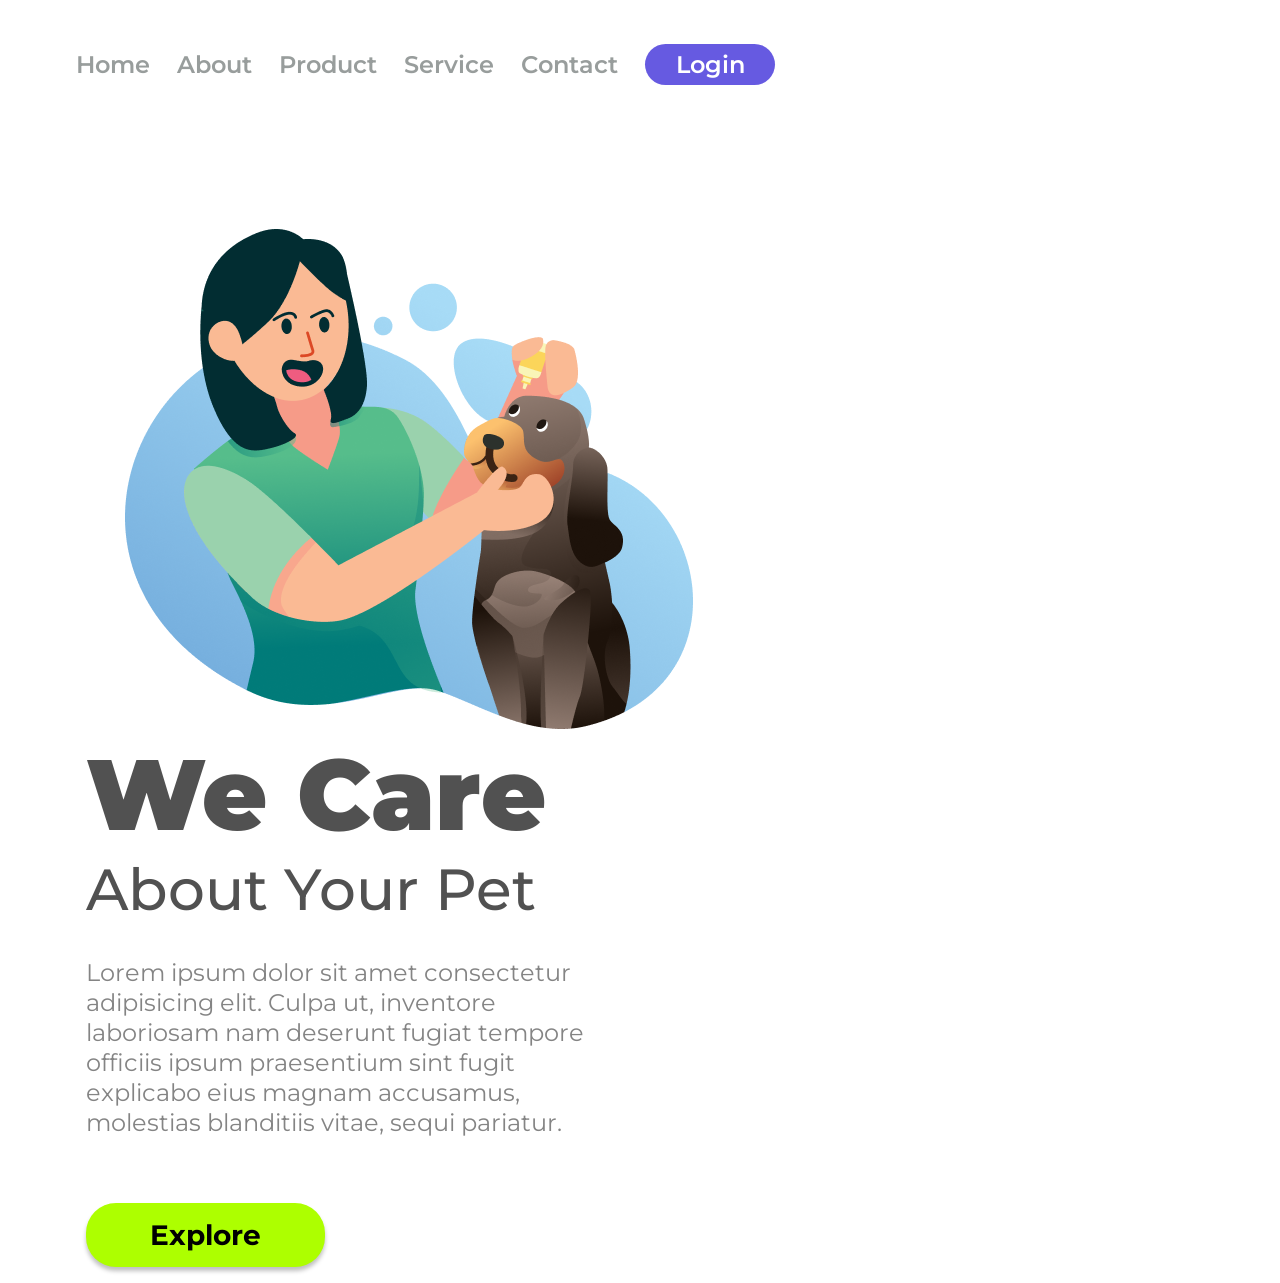
<file: index.html>
<!DOCTYPE html>
<html lang="pt-br">
<head>
    <meta charset="UTF-8">
    <meta name="viewport" content="width=device-width, initial-scale=1.0">
    <link rel="stylesheet" href="./style.css">
    <link rel="preconnect" href="https://fonts.googleapis.com">
    <link rel="preconnect" href="https://fonts.gstatic.com" crossorigin>
    <link href="https://fonts.googleapis.com/css2?family=Montserrat:wght@400;500;600;700;900&display=swap" rel="stylesheet">
    <title>We care</title>
</head>
<body>
    <header>
        <a class="link-header" href="#">Home</a>
        <a class="link-header" href="#">About</a>
        <a class="link-header" href="#">Product</a>
        <a class="link-header" href="#">Service</a>
        <a class="link-header" href="#">Contact</a>
        <button class="button-header">Login</button>
    </header>

    <main>
        <img src="./assets/images/WeCare.png" alt="we-care-logo" class="img-logo">

        <section>
            <h1>We Care</h1>
            <h2>About Your Pet</h2>
            <p>Lorem ipsum dolor sit amet consectetur adipisicing elit. Culpa ut, inventore laboriosam nam deserunt fugiat tempore officiis ipsum praesentium sint fugit explicabo eius magnam accusamus, molestias blanditiis vitae, sequi pariatur.</p>
            <button class="button-section">Explore</button>
        </section>
    </main>
</body>
</html>
</file>
<file: style.css>
* {
    font-family: 'Montserrat', sans-serif;
    margin: 0;
    padding: 0;
    box-sizing: border-box;
}

    header {
        margin: 44px 0 144px 76px;
    }

    .link-header {
        font-weight: 600;
        font-size: 24px;
        line-height: 29px;
        color: #989D9C;
        text-decoration: none;
        cursor: pointer;
        margin-right: 23px;
    }

    .button-header {
        background: #665AE1;
        border-radius: 21px;
        border: none;
        Width: 130px;
        Height: 41px;
        color: #FFFFFF;
        font-weight: 600;
        font-size: 24px;
        line-height: 29px;
        cursor: pointer;
    }

    .img-logo {
        Width: 568px;
        Height: 500px;
        margin-left: 125px;
        display: inline-block;
    }

    section {
        display: inline-block;
        margin-left: 86px;
        margin-bottom: 16px;
    }

    h1 {
        color: #515151;
        font-weight: 900;
        font-size: 100px;
        line-height: 122px;
    }

    h2 {
        color: #515151;
        font-weight: 500;
        font-size: 58px;
        line-height: 70.7px;
    }

    p {
        color: #848484;
        font-weight: 400;
        font-size: 24px;
        line-height: 30px;
        width: 515px;
        margin-top: 32px;
        margin-bottom: 65px;
    }

    .button-section {
        background: #ADFF00;
        border-radius: 30px;
        border: none;
        Width: 239px;
        Height: 64px;
        color: #000000;
        font-weight: 700;
        font-size: 28px;
        line-height: 34.13px;
        cursor: pointer;
        box-shadow: 0px 4px 4px 0px rgba(0, 0, 0, 0.25);
    }


@media screen and (max-width: 900px) {
    header {
        display: none;
    }
   
    .img-logo {
        display: block;
        Width: 354px;
        Height: 317px;
        margin: 60px auto 10px;
    }

    h1 {
        color: #515151;
        font-weight: 900;
        font-size: 50px;
        line-height: 61px; 
        text-align: center;
    }

    h2{
        color: #515151;
        font-weight: 500;
        font-size: 30px;
        line-height: 37px;
        text-align: center;
    }

    p {
        display: none;
    }

    section {
        display: block;
        margin: 0 auto;
    }

    .button-section {
        margin: 20px 70px;
    }
}
</file>
<file: wecare.css>
* {
    font-family: 'Montserrat', sans-serif;
    margin: 0;
    padding: 0;
    box-sizing: border-box;
}

    header {
        margin: 44px 0 144px 76px;
    }

    .link-header {
        font-weight: 600;
        font-size: 24px;
        line-height: 29px;
        color: #989D9C;
        text-decoration: none;
        cursor: pointer;
        margin-right: 23px;
    }

    .button-header {
        background: #665AE1;
        border-radius: 21px;
        border: none;
        Width: 130px;
        Height: 41px;
        color: #FFFFFF;
        font-weight: 600;
        font-size: 24px;
        line-height: 29px;
        cursor: pointer;
    }

    .img-logo {
        Width: 568px;
        Height: 500px;
        margin-left: 125px;
        display: inline-block;
    }

    section {
        display: inline-block;
        margin-left: 86px;
        margin-bottom: 16px;
    }

    h1 {
        color: #515151;
        font-weight: 900;
        font-size: 100px;
        line-height: 122px;
    }

    h2 {
        color: #515151;
        font-weight: 500;
        font-size: 58px;
        line-height: 70.7px;
    }

    p {
        color: #848484;
        font-weight: 400;
        font-size: 24px;
        line-height: 30px;
        width: 515px;
        margin-top: 32px;
        margin-bottom: 65px;
    }

    .button-section {
        background: #ADFF00;
        border-radius: 30px;
        border: none;
        Width: 239px;
        Height: 64px;
        color: #000000;
        font-weight: 700;
        font-size: 28px;
        line-height: 34.13px;
        cursor: pointer;
        box-shadow: 0px 4px 4px 0px rgba(0, 0, 0, 0.25);
    }


@media screen and (max-width: 900px) {
    header {
        display: none;
    }
   
    .img-logo {
        display: block;
        Width: 354px;
        Height: 317px;
        margin: 60px auto 10px;
    }

    h1 {
        color: #515151;
        font-weight: 900;
        font-size: 50px;
        line-height: 61px; 
        text-align: center;
    }

    h2{
        color: #515151;
        font-weight: 500;
        font-size: 30px;
        line-height: 37px;
        text-align: center;
    }

    p {
        display: none;
    }

    section {
        display: block;
        margin: 0 auto;
    }

    .button-section {
        margin: 20px 70px;
    }
}
</file>
